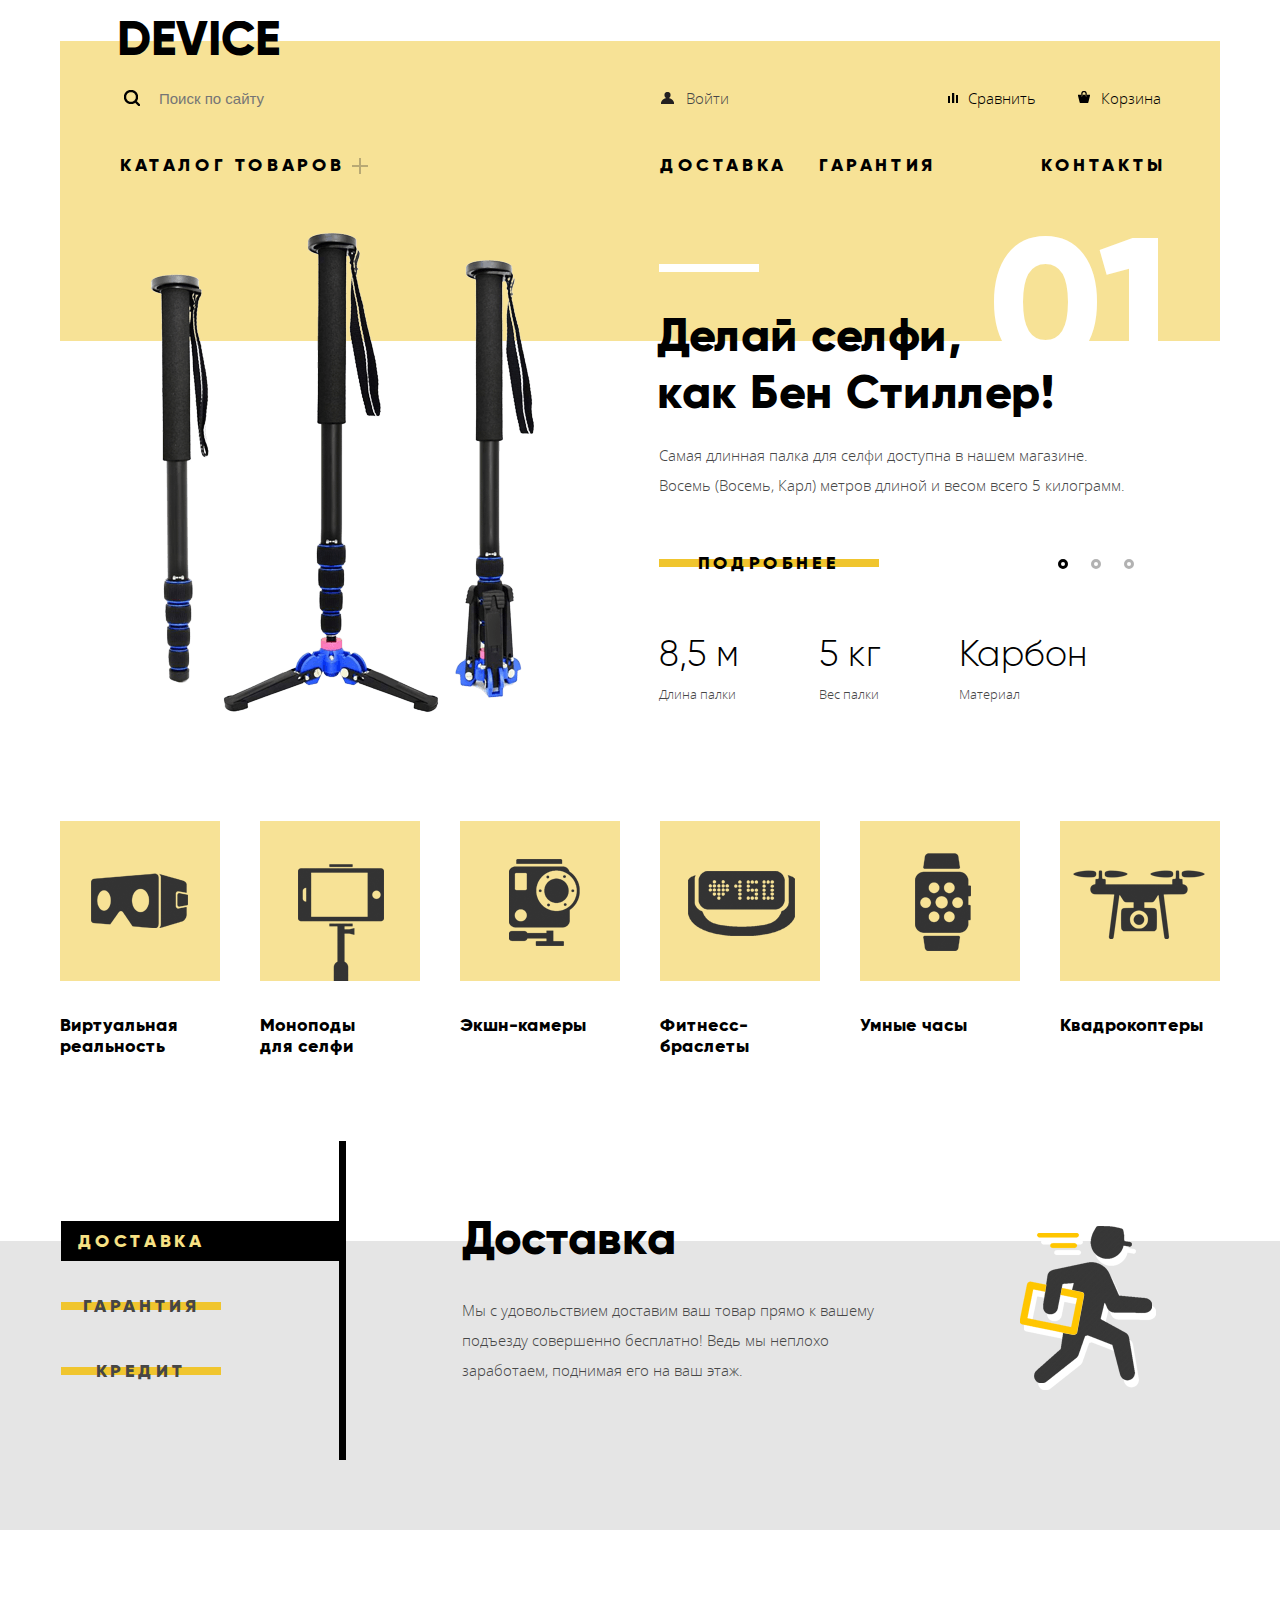
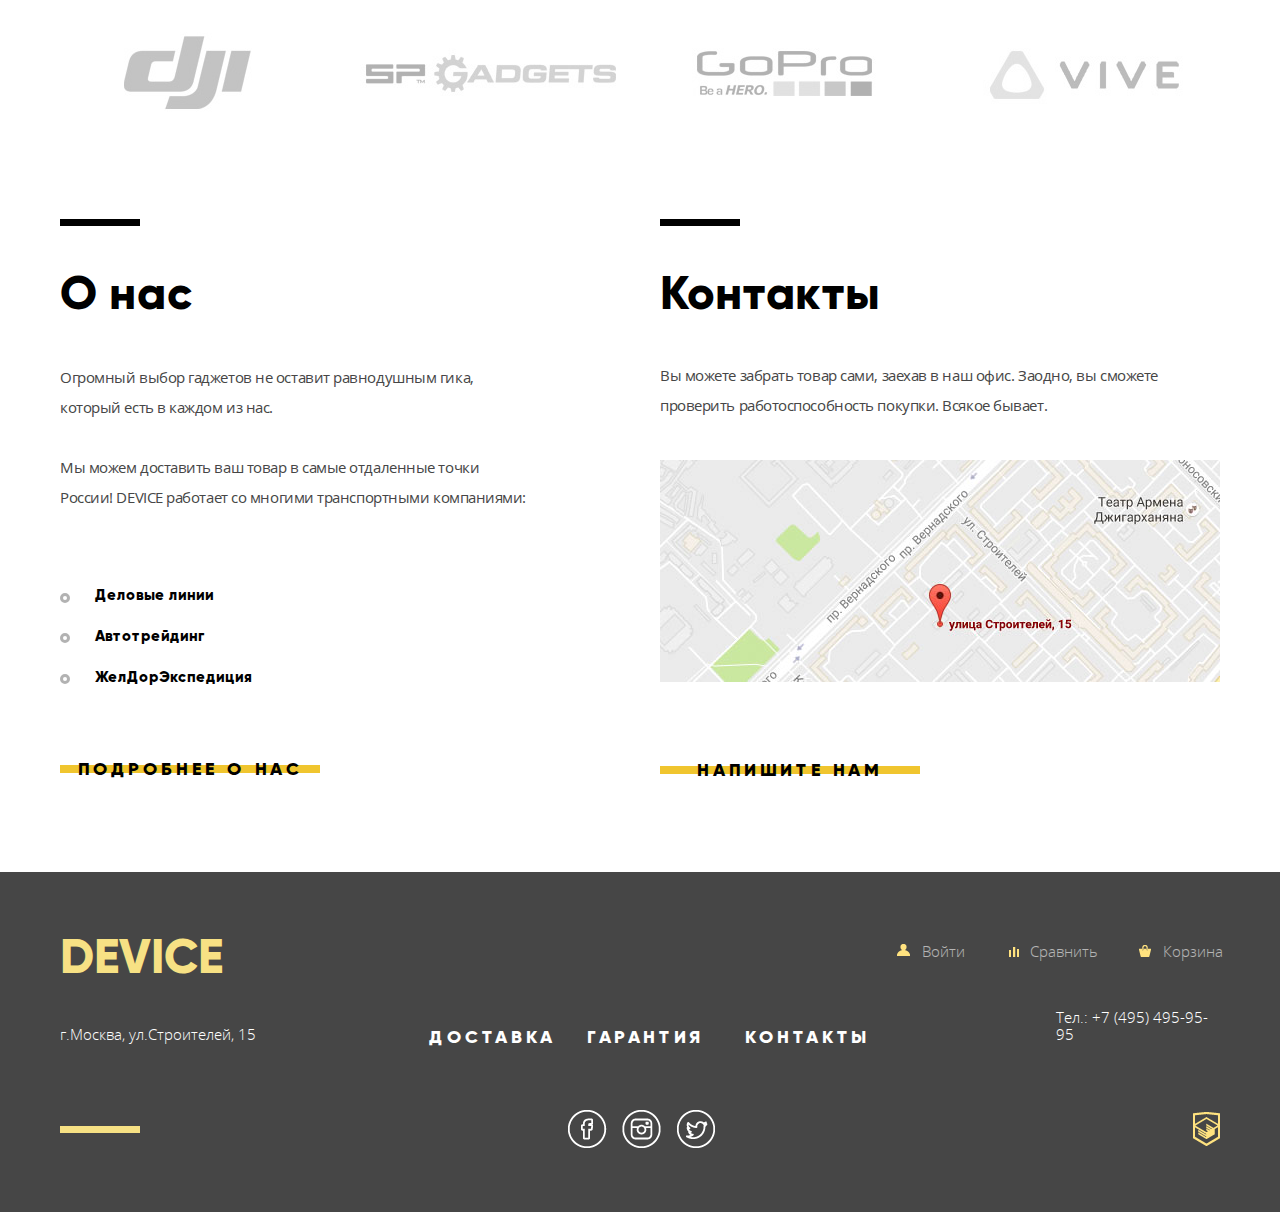
<file: index.html>
<!DOCTYPE html>
<html lang="ru">
  <head>
    <meta charset="utf-8">
    <title>HTML Academy: Девайс-Каталог</title>
    <meta name="SKYPE_TOOLBAR" content ="SKYPE_TOOLBAR_PARSER_COMPATIBLE" />
    <meta content="telephone=no" name="format-detection" />
    <link href="css/normalize.css" rel="stylesheet">
    <link href="css/style.css" rel="stylesheet">
  </head>
  <body>
    <div class="center_wrap">
      <div class="center">
        <header class="header">
          <a class="logo_header">Device</a>
          <div class="header_top" >
            <form action="/echo" method="get" class="search in_bl">
              <input type="text" placeholder="Поиск по сайту" name="search" class="search_area in_bl" id="search">
              <input type="button" value="Найти" class="search_btn in_bl">
            </form>
            <div class="user_block_header in_bl">
              <input type="checkbox" id="log_check">
              <div class="login in_bl">
                <label for="log_check">Войти</label>
              </div>
              <div class="user in_bl">
                <a href="#">Валентин Петухов</a>
                <label class="logoff" for="log_check">Выйти</label>
              </div>
            </div>
            <div class="compare in_bl">
              <a href="#">Сравнить</a>
            </div>
            <div class="cart in_bl">
              <a href="#">Корзина</a>
            </div>
          </div>
          <ul class="header_bottom">
            <li class="in_bl">
              <label for="catalog_drop">Каталог товаров</label>
              <input type="checkbox" class="catalog_drop" id="catalog_drop">
              <div class="drop_down_catalog">
                <ul class="in_bl">
                  <li><a href="#">Виртуальная реальность</a></li>
                  <li><a href="#">Моноподы для селфи</a></li>
                  <li><a href="#">Экшн-камеры</a></li>
                </ul>
                <ul class="in_bl">
                  <li><a href="#">Фитнесс-браслеты</a></li>
                  <li><a href="#">Умные часы</a></li>
                </ul>
                <ul class="in_bl">
                  <li><a href="#">Квадрокоптеры</a></li>
                </ul>
              </div>
             </li>
             <li class="in_bl"><a href="#">Доставка</a></li>
             <li class="in_bl"><a href="#">Гарантия</a></li>
             <li class="in_bl"><a href="#">Контакты</a></li>
          </ul>
        </header>
        <main class="main">
          <div class="slider">
            <input type="radio" name="slider" class="switch_slider_input switch_slider_1" id="switch_slider_1" checked>
            <input type="radio" name="slider" class="switch_slider_input switch_slider_2" id="switch_slider_2">
            <input type="radio" name="slider" class="switch_slider_input switch_slider_3" id="switch_slider_3">
            <div class="switch_slider_label">
              <label for="switch_slider_1">1</label>
              <label for="switch_slider_2">2</label>
              <label for="switch_slider_3">3</label>
            </div>
            <article class="slider_1 clearfix">
              <a href="#" class="slider_img"><img src="img/slider_1.png" alt="8-ми метровая палка для селфи" width="384" height="486"></a>
              <div class="slider_body">
                <span class="slider_number">01</span>
                <h2>Делай селфи, как Бен Стиллер!</h2>
                <p class="slider_info">
                  Самая длинная палка для селфи доступна в нашем магазине.
                  Восемь (Восемь, Карл) метров длиной и весом всего 5 килограмм.
                </p>
                <a href="#" class="yellow yellow_slider">Подробнее</a>
                <div class="characters">
                  <div class="in_bl">
                    <p class="characters_info">8,5 м</p>
                    <p class="characters_type">Длина палки</p>
                  </div>
                  <div class="in_bl">
                    <p class="characters_info">5 кг</p>
                    <p class="characters_type">Вес палки</p>
                  </div>
                  <div class="in_bl">
                    <p class="characters_info">Карбон</p>
                    <p class="characters_type">Материал</p>
                  </div>
                </div>
              </div>
            </article>
            <article class="slider_2 clearfix">
              <a href="#" class="slider_img"><img src="img/slider_2.png" alt="Мотивирующий фитнесс-браслет" width="345" height="485"></a>
              <div class="slider_body">
                <span class="slider_number">02</span>
                <h2>Худеем правильно!</h2>
                <p class="slider_info">
                  Мотивирующие фитнесс-браслеты помогут найти в себе силы
                  не пропускать занятия и соблюдать диету
                </p>
                <a href="#" class="yellow yellow_slider">Подробнее</a>
                <div class="characters">
                  <div>
                    <p class="characters_info">48 часов</p>
                    <p class="characters_type">Без подзарядки</p>
                  </div>
                </div>
              </div>
            </article>
            <article class="slider_3 clearfix">
              <a href="#" class="slider_img"><img src="img/slider_3.png" alt="Квадрокоптер с лазерной пушкой" width="526" height="334"></a>
              <div class="slider_body">
                <span class="slider_number">03</span>
                <h2>Порхает как бабочка, жалит как пчела</h2>
                <p class="slider_info">
                  Этот обычный, на первый взгляд, квадрокоптер оснащен
                  мощным лазером, замаскированным под стандартную камеру.
                </p>
                <a href="#" class="yellow yellow_slider">Подробнее</a>
                <div class="characters">
                  <div class="in_bl">
                    <p class="characters_info">800 м</p>
                    <p class="characters_type">Дальность полета</p>
                  </div>
                  <div class="in_bl">
                    <p class="characters_info">50 м</p>
                    <p class="characters_type">Радиус поражения</p>
                  </div>
                </div>
              </div>
            </article>
          </div>
          <ul class="categories">
            <li class="in_bl">
              <a href="catalog.html" class="popular_sprite in_bl">
                <p>Виртуальная реальность</p>
              </a>
            </li>
            <li class="in_bl">
              <a href="catalog.html" class="popular_sprite in_bl">
                <p>Моноподы для селфи</p>
              </a>
            </li>
            <li class="in_bl">
              <a href="catalog.html" class="popular_sprite in_bl">
                <p>Экшн-камеры</p>
              </a>
            </li>
            <li class="in_bl">
              <a href="catalog.html" class="popular_sprite in_bl">
                <p>Фитнесс-браслеты</p>
              </a>
            </li>
            <li class="in_bl">
              <a href="catalog.html" class="popular_sprite in_bl">
                <p>Умные часы</p>
              </a>
            </li>
            <li class="in_bl">
              <a href="catalog.html" class="popular_sprite in_bl">
                <p>Квадрокоптеры</p>
              </a>
            </li>
          </ul>
          <div class="service clearfix">
            <input type="radio" name="service" class="service_switch_delivery" id="delivery" checked>
            <input type="radio" name="service" class="service_switch_warranty" id="warranty">
            <input type="radio" name="service" class="service_switch_credit" id="credit">
            <div class="service_name">
              <label for="delivery" class="yellow yellow_service">Доставка</label>
              <label for="warranty" class="yellow yellow_service">Гарантия</label>
              <label for="credit" class="yellow yellow_service">Кредит</label>
            </div>
            <div class="service_info">
              <div class="delivery">
                <h2>Доставка</h2>
                <p>
                  Мы с удовольствием доставим ваш товар прямо к вашему
                  подъезду совершенно бесплатно! Ведь мы неплохо
                  заработаем, поднимая его на ваш этаж.
                </p>
              </div>
              <div class="warranty">
                <h2>Гарантия</h2>
                <p>
                  Если из-за возгарания купленного у нас товара у вас сгорит
                  дом - не переживайте, мы выдадим вам новый.
                  Товер, не дом, конечно же.
                </p>
              </div>
              <div class="credit">
               <h2>Кредит</h2>
               <p>
                 Залезть в долговую яму стало проще! Кредитные
                 консультанты подберут для вас наиболее выгодные
                 условия кредита. Выгодные для нашего банка, разумеется.
               </p>
             </div>
           </div>
         </div>
         <ul class="promo_logo">
           <li class="in_bl"><a href="http://www.dji.com/">dji</a></li>
           <li class="in_bl"><a href="http://www.sp-gadgets.com/">sp-gadgets</a></li>
           <li class="in_bl"><a href="https://gopro.com/">gopro</a></li>
           <li class="in_bl"><a href="https://www.vive.com/ru/">vive</a></li>
         </ul>
         <div class="main_bottom  clearfix">
           <section class="about_us">
             <h2>О нас</h2>
             <p>
               Огромный выбор гаджетов не оставит равнодушным гика,
               который есть в каждом из нас.
             </p>
             <p>
               Мы можем доставить ваш товар в самые отдаленные точки
               России! <span class="caps">Device</span> работает со многими транспортными компаниями:
             </p>
             <ul class="delivery_company">
               <li>Деловые линии</li>
               <li>Автотрейдинг</li>
               <li>ЖелДорЭкспедиция</li>
             </ul>
             <a href="#" class="yellow">Подробнее о нас</a>
           </section>
           <section class="contacts">
             <h2>Контакты</h2>
             <p>Вы можете забрать товар сами, заехав в наш офис. Заодно, вы сможете
                проверить работоспособность покупки. Всякое бывает.
             </p>
             <div class="contacts_map"><a href="https://yandex.ru/maps" class="js_show_map"><img src="img/map.jpg" alt="улица Строителей, 15" width="560" height="222"></a></div>
             <a href="write_us.html" class="yellow js_show_writeus">Напишите нам</a>
           </section>
         </div>
         <div class="map_popup">
           <button type="button" class="js_map_close cross">Закрыть</button>
           <iframe src="https://www.google.com/maps/embed?pb=!1m18!1m12!1m3!1d2249.1123749473504!2d37.52742931582058!3d55.6870340045301!2m3!1f0!2f0!3f0!3m2!1i1024!2i768!4f13.1!3m3!1m2!1s0x46b54cf65f5c8955%3A0x694710ccd55501e!2z0YPQuy4g0KHRgtGA0L7QuNGC0LXQu9C10LksIDE1LCDQnNC-0YHQutCy0LAsIDExOTMxMQ!5e0!3m2!1sru!2sru!4v1487346126459"
           class="iframe_index" allowfullscreen></iframe>
         </div>
         <div class="writeus_popup">
           <a href="index.html" class="js_writeus_close cross">Закрыть</a>
           <form action="/echo" method="post" class="writeus">
             <div class="popup_head clearfix">
               <fieldset class="popup_name">
                 <label for="name">Ваше имя:</label>
                 <input type="text" placeholder="Представьтесь пожалуйста" name="name" id="name" class="name">
               </fieldset>
               <fieldset class="popup_email">
                 <label for="e_mail">Ваш e-mail:</label>
                 <input type="text" placeholder="Для отправки ответа" name="e-mail" id="e_mail" class="e_mail">
               </fieldset>
             </div>
             <div class="popup_message">
               <label for="message">Текст письма:</label>
               <textarea placeholder="В свободной форме" name="message" id="message"></textarea>
             </div>
             <button type="submit" class="yellow yellow_popup">Отправить</button>
           </form>
         </div>
       </main>
       <footer class="footer">
         <div class="footer_top clearfix">
           <a class="logo_footer">Device</a>
           <div class="footer_top_right">
             <div class="user_block_footer index in_bl">
               <div class="login">
                 <a href="#">Войти</a>
               </div>
               <div class="user in_bl">
                 <a href="#" class="logoff_footer">Выйти</a>
               </div>
             </div>
             <div class="footer_compare in_bl">
               <a href="#">Сравнить</a>
             </div>
             <div class="footer_cart in_bl">
               <a href="#">Корзина</a>
             </div>
           </div>
         </div>
         <div class="footer_middle">
           <p class="adress in_bl">г.Москва, ул.Строителей, 15</p>
           <ul class="nav_footer in_bl">
             <li class="in_bl"><a href="#">Доставка</a></li>
             <li class="in_bl"><a href="#">Гарантия</a></li>
             <li class="in_bl"><a href="#">Контакты</a></li>
           </ul>
           <p class="tel in_bl">Тел.: +7 (495) 495-95-95</p>
         </div>
         <div class="footer_bottom">
           <ul class="social in_bl">
             <li class="in_bl"><a href="#">ФейсБук</a></li>
             <li class="in_bl"><a href="#">Инста</a></li>
             <li class="in_bl"><a href="#">Твиттер</a></li>
           </ul>
           <a href="https://htmlacademy.ru/" class="in_bl">htmlacademy</a>
         </div>
       </footer>
     </div>
   </div>
   <script src="js/scripts.js"></script>
  </body>
</html>
</file>
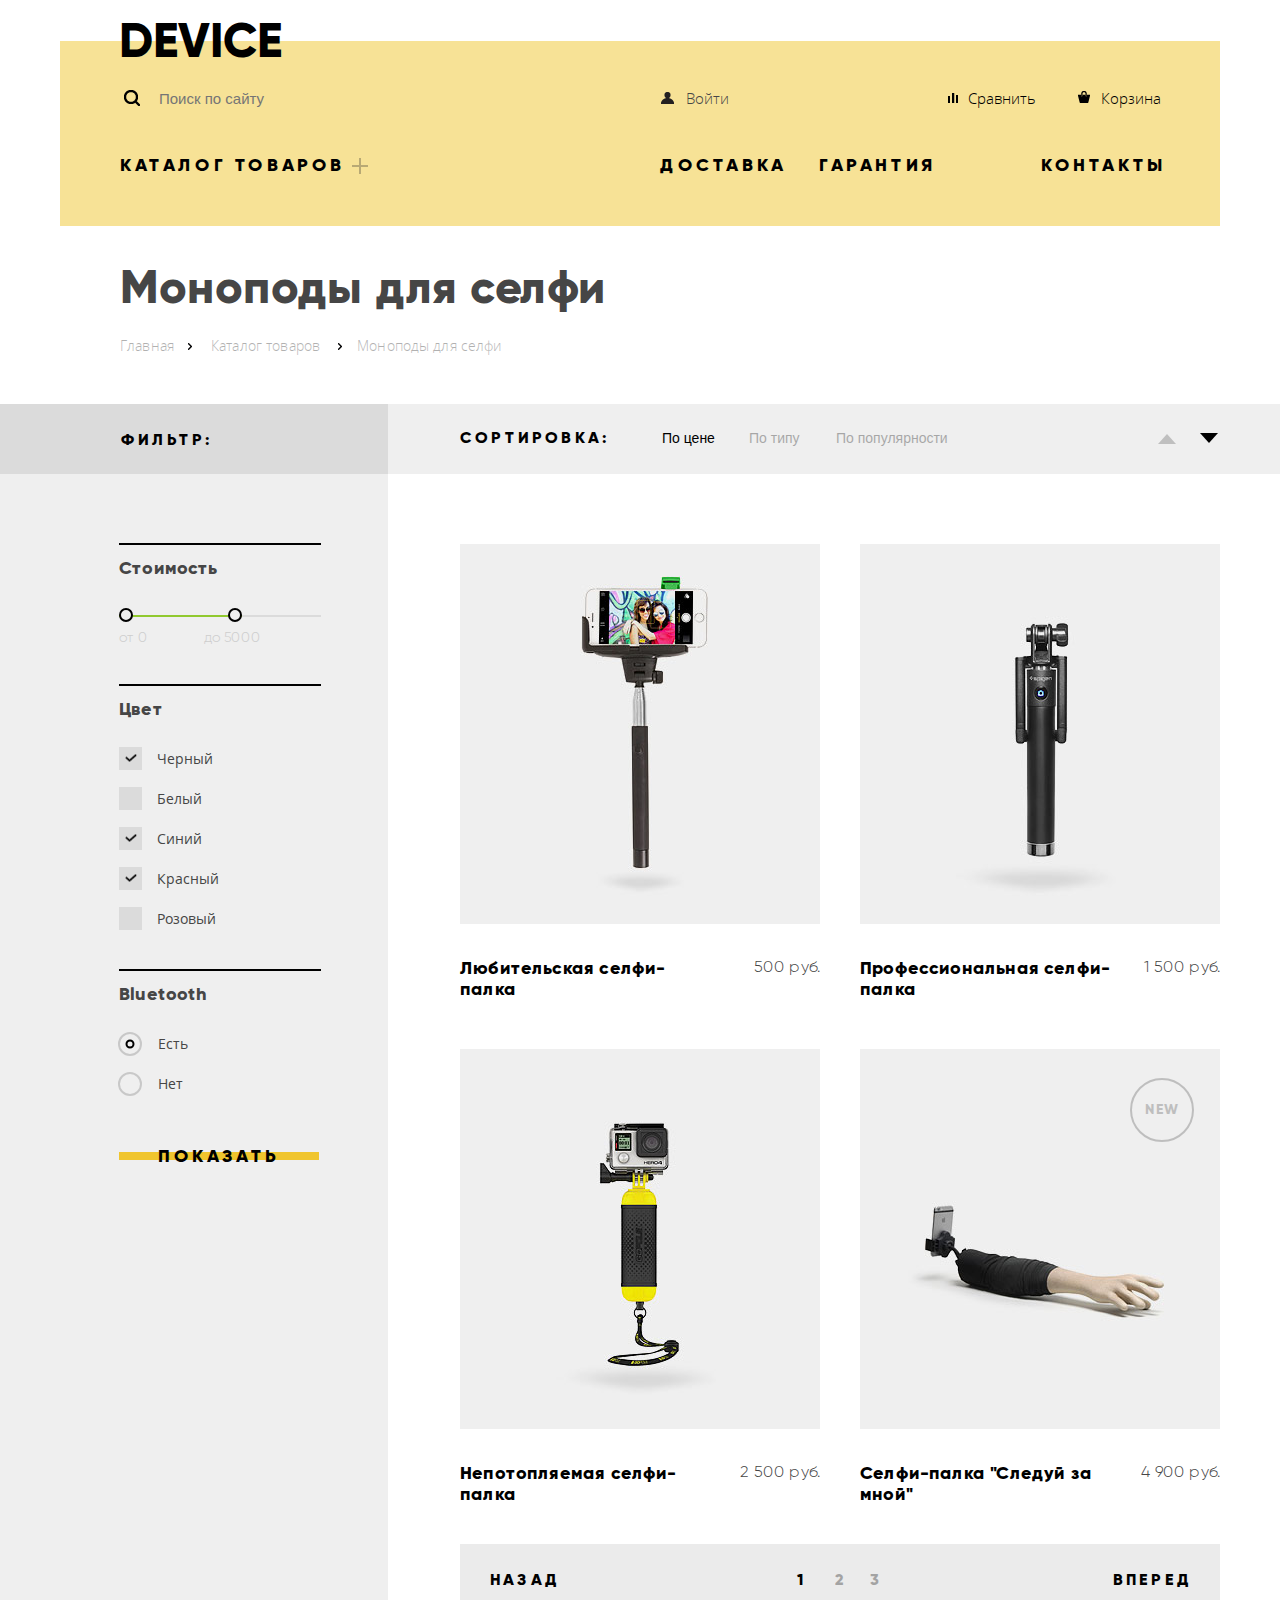
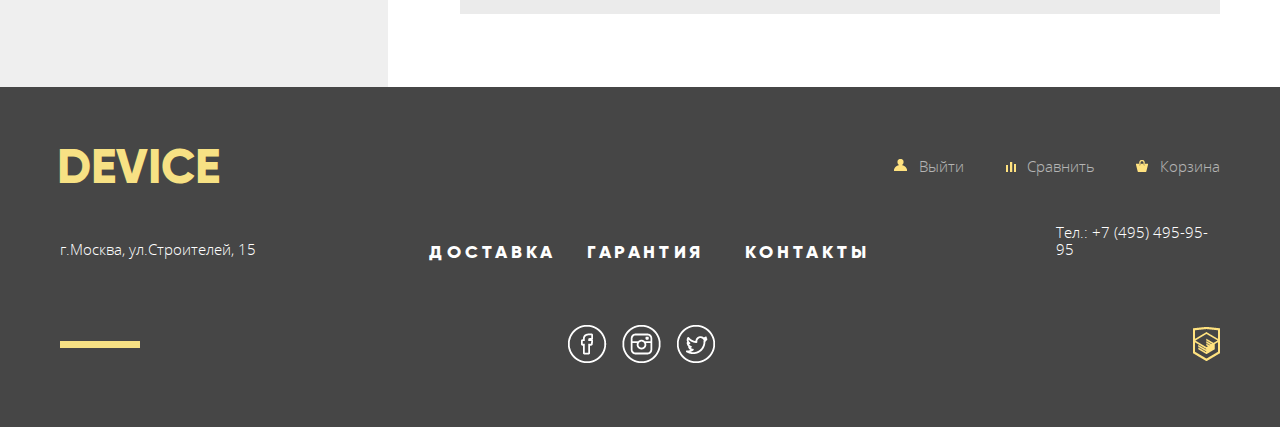
<file: catalog.html>
<!DOCTYPE html>
<html lang="ru">
  <head>
    <meta charset="utf-8">
    <title>HTML Academy: Девайс-Каталог</title>
    <meta name="SKYPE_TOOLBAR" content ="SKYPE_TOOLBAR_PARSER_COMPATIBLE" />
    <meta content="telephone=no" name="format-detection" />
    <link href="css/normalize.css" rel="stylesheet">
    <link href="css/style.css" rel="stylesheet">
  </head>
  <body>
    <div class="center_wrap">
      <div class="center">
        <header class="header catalog_header">
          <a href="index.html" class="logo_header">Device</a>
          <div class="header_top" >
            <form action="/echo" method="get" class="search in_bl">
              <input type="text" placeholder="Поиск по сайту" name="search" class="search_area in_bl">
              <input type="button" value="Найти" class="search_btn in_bl">
            </form>
            <div class="user_block_header in_bl">
              <input type="checkbox" id="log_check">
              <div class="login in_bl">
                <label for="log_check">Войти</label>
              </div>
              <div class="user in_bl">
                <a href="#">Валентин Петухов</a>
                <label for="log_check" class="logoff">Выйти</label>
              </div>
            </div>
            <div class="compare in_bl">
              <a href="#">Сравнить</a>
            </div>
            <div class="cart in_bl">
              <a href="#">Корзина</a>
            </div>
          </div>
          <ul class="header_bottom">
            <li class="in_bl">
              <label for="catalog_drop">Каталог товаров</label>
              <input type="checkbox" class="catalog_drop" id="catalog_drop">
              <div class="drop_down_catalog">
                <ul class="in_bl">
                  <li><a href="#">Виртуальная реальность</a></li>
                  <li><a href="#">Моноподы для селфи</a></li>
                  <li><a href="#">Экшн-камеры</a></li>
                </ul>
                <ul class="in_bl">
                  <li><a href="#">Фитнесс-браслеты</a></li>
                  <li><a href="#">Умные часы</a></li>
                </ul>
                <ul class="in_bl">
                  <li><a href="#">Квадрокоптеры</a></li>
                </ul>
              </div>
             </li>
             <li class="in_bl"><a href="#">Доставка</a></li>
             <li class="in_bl"><a href="#">Гарантия</a></li>
             <li class="in_bl"><a href="#">Контакты</a></li>
          </ul>
        </header>
        <main class="main clearfix">
          <h1>Моноподы для селфи</h1>
          <ul class="breadcrumbs">
            <li class="in_bl"><a href="index.html">Главная</a></li>
            <li class="in_bl"><a href="#">Каталог товаров</a></li>
            <li class="in_bl"><a>Моноподы для селфи</a></li>
          </ul>
          <div class="main_content_left">
            <form action="/echo" method="get" class="filter">
              <h2>Фильтр:</h2>
              <fieldset class="filter_cost">
                <h3>Стоимость</h3>
                <div class="range_filter">
                 <div class="range_controls">
                   <div class="scale">
                     <div class="bar">
                       <div class="toggle toggle_min"></div>
                       <div class="toggle toggle_max"></div>
                     </div>
                   </div>
                 </div>
                 <div class="price_controls">
                   <label class="min_price">от <input name="min_price" type="text" value="0"></label>
                   <label class="max_price">до <input name="max_price" type="text" value="5000"></label>
                </div>
               </div>
              </fieldset>
              <fieldset class="filter_color">
                <h3>Цвет</h3>
                <label for="black"><input type="checkbox" name="color" value="black" id="black" checked><span class="checkbox_indicator"></span>Черный</label>
                <label for="white"><input type="checkbox" name="color" value="white" id="white"><span class="checkbox_indicator"></span>Белый</label>
                <label for="blue"><input type="checkbox" name="color" value="blue" id="blue" checked><span class="checkbox_indicator"></span>Синий</label>
                <label for="red"><input type="checkbox" name="color" value="red" id="red" checked><span class="checkbox_indicator"></span>Красный</label>
                <label for="pink"><input type="checkbox" name="color" value="pink" id="pink"><span class="checkbox_indicator"></span>Розовый</label>
              </fieldset>
              <fieldset class="filter_bluetooth">
                <h3>Bluetooth</h3>
                <label for="yes"><input type="radio" name="bluetooth" value="yes" id="yes" checked><span class="radio_indicator"></span>Есть</label>
                <label for="no"><input type="radio" name="bluetooth" value="no" id="no"><span class="radio_indicator"></span>Нет</label>
              </fieldset>
              <button type="submit" class="yellow yellow_filter">Показать</button>
            </form>
            <div class="main_content_right">
              <div class="sort">
                <h2 class="in_bl">Сортировка:</h2>
                <div class="type in_bl">
                  <a href="#" class="in_bl active">По цене</a>
                  <a href="#" class="in_bl">По типу</a>
                  <a href="#" class="in_bl">По популярности</a>
                </div>
                <div class="order">
                  <a href="#" class="increase">inc</a>
                  <a href="#" class="decrease active">dec</a>
                </div>
              </div>
              <div class="price_list">
                <article class="item in_bl">
                  <div class="item_image">
                    <a href="#"><img src="img/item_1.jpg" alt="Любительская селфи-палка" height="380" width="360"></a>
                    <div class="item_image_hover">
                      <button class="yellow yellow_item">В корзину</button>
                      <button class="add_compare">Добавить к стравнению</button>
                    </div>
                  </div>
                  <div class="item_buy">
                    <h2 class="in_bl"><a href="#">Любительская селфи-палка</a></h2>
                    <a href="#" class="cost in_bl"> 500 руб.</a>
                  </div>
                </article>
                <article class="item in_bl">
                  <div class="item_image">
                    <a href="#"><img src="img/item_2.jpg" alt="Профессиональная селфи-палка" height="380" width="360"></a>
                    <div class="item_image_hover">
                      <button class="yellow yellow_item">В корзину</button>
                      <button class="add_compare">Добавить к стравнению</button>
                    </div>
                  </div>
                  <div class="item_buy in_bl">
                    <h2 class="in_bl"><a href="#">Профессиональная <span class="nowrap">селфи</span>-<span class="nowrap">палка</span></a></h2>
                    <a href="#" class="cost in_bl">1 500 руб.</a>
                  </div>
                </article>
                <article class="item in_bl">
                  <div class="item_image">
                    <a href="#"><img src="img/item_3.jpg" alt="Непотопляемая селфи-палка" height="380" width="360"></a>
                    <div class="item_image_hover">
                      <button class="yellow yellow_item">В корзину</button>
                      <button class="add_compare">Добавить к стравнению</button>
                    </div>
                  </div>
                  <div class="item_buy">
                    <h2 class="in_bl"><a href="#">Непотопляемая селфи-палка</a></h2>
                    <a href="#" class="cost in_bl">2 500 руб.</a>
                  </div>
                </article>
                <article class="item in_bl">
                  <div class="item_image">
                    <a href="#"><img src="img/item_4.jpg" alt="Селфи-палка следуй за мной" height="380" width="360"></a>
                    <div class="item_image_hover">
                      <button class="yellow yellow_item">В корзину</button>
                      <button class="add_compare">Добавить к стравнению</button>
                    </div>
                    <div class="new">
                      <span>New</span>
                    </div>
                  </div>
                  <div class="item_buy">
                    <h2 class="in_bl"><a href="#">Селфи-палка "Следуй за мной"</a></h2>
                    <a href="#" class="cost in_bl">4 900 руб.</a>
                  </div>
                </article>
              </div>
              <div class="paginator">
                <a class="paginator_btn back in_bl">Назад</a>
                <div class="paginator_number in_bl">
                  <a class="active in_bl">1</a>
                  <a href="#" class="in_bl">2</a>
                  <a href="#" class="in_bl">3</a>
                </div>
                <a href="#" class="paginator_btn forward in_bl">Вперед</a>
              </div>
            </div>
          </div>
        </main>
        <footer class="footer footer_catalog">
          <div class="footer_top clearfix">
            <a href="index.html" class="logo_footer">Device</a>
            <div class="footer_top_right">
              <div class="user_block_footer catalog in_bl">
                <div class="login">
                  <a href="#">Войти</a>
                </div>
                <div class="user in_bl">
                  <a class="logoff_footer">Выйти</a>
                </div>
              </div>
              <div class="footer_compare in_bl">
                <a href="#">Сравнить</a>
              </div>
              <div class="footer_cart in_bl">
                <a href="#">Корзина</a>
              </div>
            </div>
          </div>
          <div class="footer_middle">
            <p class="adress in_bl">г.Москва, ул.Строителей, 15</p>
            <ul class="nav_footer in_bl">
              <li class="in_bl"><a href="#">Доставка</a></li>
              <li class="in_bl"><a href="#">Гарантия</a></li>
              <li class="in_bl"><a href="#">Контакты</a></li>
            </ul>
            <p class="tel in_bl">Тел.: +7 (495) 495-95-95</p>
          </div>
          <div class="footer_bottom">
            <ul class="social in_bl">
              <li class="in_bl"><a href="#">ФейсБук</a></li>
              <li class="in_bl"><a href="#">Инста</a></li>
              <li class="in_bl"><a href="#">Твиттер</a></li>
            </ul>
            <a href="https://htmlacademy.ru/" class="in_bl">htmlacademy</a>
          </div>
        </footer>
      </div>
    </div>
  </body>
</html>
</file>
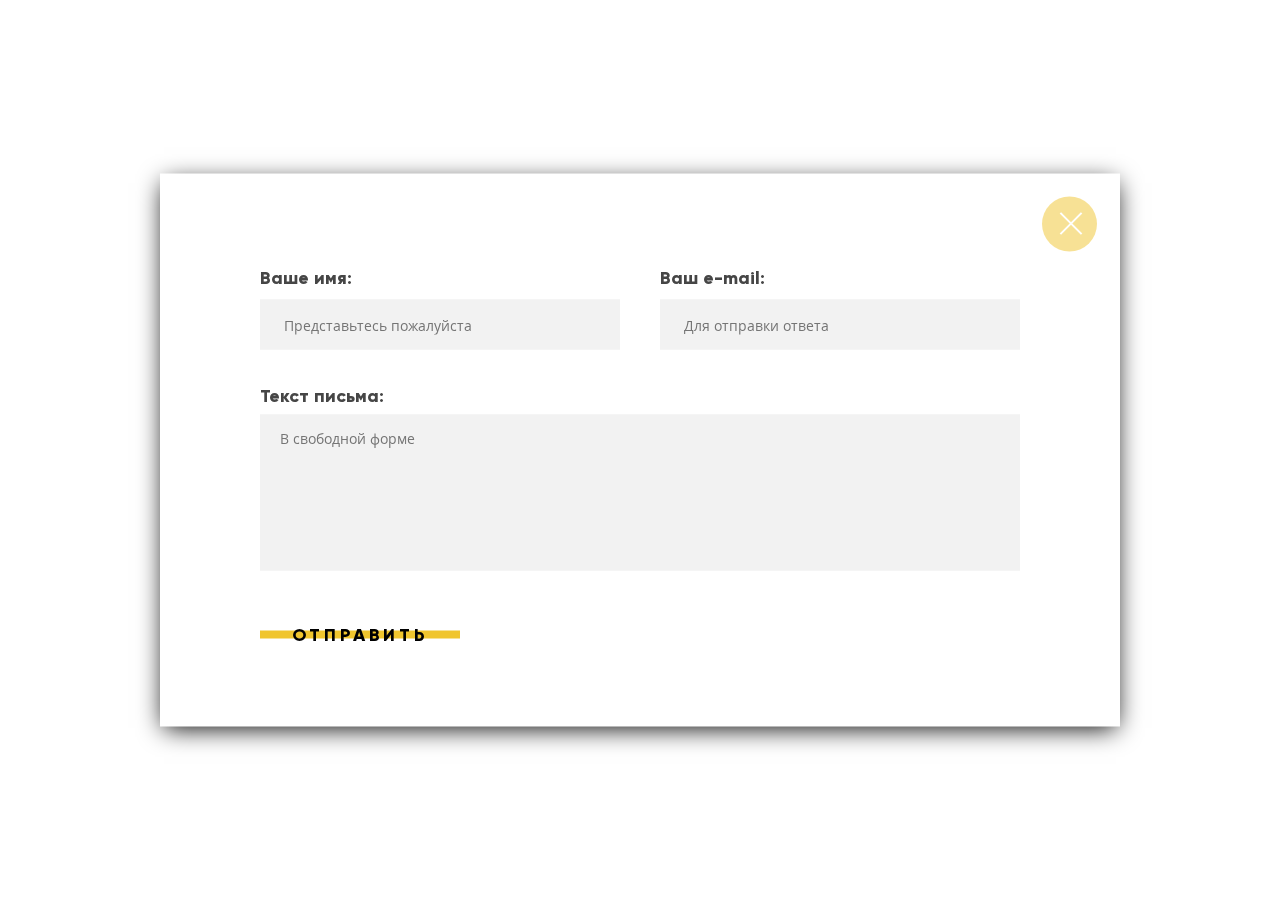
<file: write_us.html>
<!DOCTYPE html>
<html lang="ru">
  <head>
    <meta charset="utf-8">
    <title>HTML Academy: Девайс-Каталог</title>
    <link href="css/normalize.css" rel="stylesheet">
    <link href="css/style.css" rel="stylesheet">
  </head>
  <body class="center">
    <div class="writeus_popup writeus_popup_page">
      <a href="index.html" class="cross cross_writeus">Закрыть</a>
      <form action="/echo" method="post" class="writeus">
        <div class="popup_head clearfix">
          <fieldset class="popup_name">
            <label for="name">Ваше имя:</label>
            <input type="text" placeholder="Представьтесь пожалуйста" name="name" id="name">
          </fieldset>
          <fieldset class="popup_email">
            <label for="e-mail">Ваш e-mail:</label>
            <input type="text" placeholder="Для отправки ответа" name="e-mail" id="e-mail">
          </fieldset>
        </div>
        <div class="popup_message">
          <label for="message">Текст письма:</label>
          <textarea placeholder="В свободной форме" name="message" id="message"></textarea>
        </div>
        <button type="submit" class="yellow yellow_popup">Отправить</button>
      </form>
    </div>
  </body>
</html>
</file>
<file: css/style.css>
.logo_header,.main h2{font-family:gilroy,arial,sans-serif}.cart::after,.compare::after,.popular_sprite::after,.search::after,.slider_body::after,.user_block_header::after{content:""}@font-face{font-family:gilroy;src:url(../fonts/gilroylight.eot) format("embedded-opentype"),url(../fonts/gilroylight.woff2) format("woff2"),url(../fonts/gilroylight.woff) format("woff"),url(../fonts/gilroylight.ttf) format("ttf");font-weight:400;font-style:normal}@font-face{font-family:gilroy;src:url(../fonts/gilroyextrabold.eot) format("embedded-opentype"),url(../fonts/gilroyextrabold.woff2) format("woff2"),url(../fonts/gilroyextrabold.woff) format("woff"),url(../fonts/gilroyextrabold.ttf) format("ttf");font-weight:900;font-style:normal}@font-face{font-family:opensans;src:url(../fonts/opensans.woff2) format("woff2"),url(../fonts/opensans.woff) format("woff");font-weight:400;font-style:normal}@font-face{font-family:opensans;src:url(../fonts/opensanslight.woff2) format("woff2"),url(../fonts/opensanslight.woff) format("woff");font-weight:300;font-style:normal}@keyframes burst{0%{transform:translate(-200%,-50%)}55%{transform:translate(-43%,-50%)}85%{transform:translate(-52%,-50%)}100%{transform:translate(-50%,-50%)}}@keyframes burst_back{0%{transform:translate(-50%,-50%)}50%{transform:translate(-40%,-50%)}75%{transform:translate(60%,-50%)}100%{transform:translate(-200%,-50%)}}body{min-width:1200px;margin-top:21px;font-size:15px;color:#464646}.center_wrap{overflow:hidden}.center{width:100%;max-width:1160px;margin:0 auto}.footer,.header{width:1160px;position:relative}.header{min-height:300px;background-color:#f7e296;background-clip:content-box;padding-top:20px}.main{margin-top:-112px;margin-bottom:73px;position:relative}.footer{background-color:#464646;color:#fff;margin-left:-9999px;margin-right:-9999px;padding:57px 99999px 64px 9999px}.footer a,.header a{background:0 0;border:0;cursor:pointer;text-decoration:none}.header ul{padding-left:0}.header a{color:#000;border-radius:none}.footer a{border-radius:none}.main h2{font-size:47px;color:#000}.in_bl{display:inline-block}.logo_header{width:163px;margin:-30px 0 23px 59px;font-size:48px;font-weight:900;text-transform:uppercase;display:block;position:relative;left:-2px}.header_bottom,.header_top{width:1040px;margin-left:auto;margin-right:auto;font-size:0}.logo_header[href]:hover{color:#464646}.logo_header[href]:active{color:#666}.logo_header:not([href]){cursor:default}.categories a,.footer .logo_footer,.main_bottom a,.slider a,.user_block_header label{cursor:pointer}.header_top{min-height:17px;margin-bottom:16.5px;font-family:opensans,Arial,sans-serif;font-weight:300}.header_bottom{min-height:16px;font-family:gilroy,Arial,sans-serif;font-weight:900}.cart,.compare,.search,.search_btn{font-size:15px}.search{width:440px;padding-bottom:14px;margin-right:100px;position:relative}.search::after{display:block;position:absolute;width:16px;height:16px;left:4px;top:1px;background:url(../img/sprite.png) -219px -5px no-repeat}.search_area{width:319px;border:0;padding-left:39px;padding-bottom:15px;background:0 0;position:relative;border-bottom:2px solid #f7e296}.search_area:focus{outline:0;border-bottom:2px solid #000}.search_btn{height:48px;width:85px;border:2px solid #000;background:0 0;outline:0;vertical-align:middle;text-align:center;position:absolute;right:-2px;top:-13px;display:block;opacity:0}.search_area:focus+.search_btn{opacity:1}.search_btn:hover{color:#fff;background-color:#000}.search_btn:active{color:#747474}.user_block_header{width:234px;margin-right:20px;font-size:15px;padding-left:26px;position:relative}.user_block_header::after{display:block;position:absolute;width:13px;height:12px;left:1px;top:2px;background:url(../img/sprite.png) -267px -5px no-repeat}.user,.user_block_header input[type=checkbox],.user_block_header input[type=checkbox]:checked~.login{display:none}.logoff{padding-left:20px;opacity:.3}.cart::after,.user_block_header input[type=checkbox]:checked~.user{display:block}.compare{width:92px;padding-left:28px;position:relative}.compare::after{display:block;position:absolute;width:10px;height:10px;left:8px;top:3px;background:url(../img/sprite.png) -145px -5px no-repeat}.cart{width:59px;padding-left:41px;text-align:right;position:relative}.cart::after{position:absolute;width:12px;height:12px;left:18px;top:1px;background:url(../img/sprite.png) -79px -5px no-repeat}.header_bottom>li>*{font-size:18px;text-transform:uppercase;letter-spacing:.2em}.header_bottom>li:nth-child(1){width:440px;margin-right:100px}.header_bottom>li:nth-child(2){width:130px;margin-right:29px}.header_bottom>li:nth-child(3){width:201px;margin-right:21px}.header_bottom>li:nth-child(4){width:119px}.header_top>div:hover{opacity:.6}.header_top>div:active{opacity:.3}.header_bottom>:hover{opacity:.6}.header_bottom>:active{opacity:.3}.header_bottom>li:nth-child(1):active,.header_bottom>li:nth-child(1):hover{opacity:1}.header_bottom label:hover{opacity:.6}.header_bottom label:active{opacity:.3}.header_bottom label{display:inline-block;width:246px;cursor:pointer;position:relative;z-index:70;color:#000}.header_bottom label::after,.header_bottom label::before{content:"";display:block;width:2px;height:16px;background-color:#b8a974;position:absolute;bottom:2px;right:5px}.header_bottom label::before{transform:rotate(90deg)}.drop_down_catalog{display:none;width:1099px;min-height:125px;padding-top:40px;padding-left:61px;position:absolute;top:154px;left:0;background-color:#f7e296;z-index:90}.drop_down_catalog ul{display:inline-block;padding:0;margin:0;list-style-type:none;vertical-align:top}.drop_down_catalog ul:nth-child(1){width:201px;margin-right:40px}.drop_down_catalog ul:nth-child(2){width:180px;margin-right:20px}.drop_down_catalog a{font-size:15px;display:inline-block;font-family:opensans,arial,sans-serif;font-weight:300;line-height:36px;letter-spacing:.01em;text-transform:none}.caps,.filter h2,.footer .logo_footer,.nav_footer,.new span,.sort h2{text-transform:uppercase}.drop_down_catalog a:hover{opacity:.6}.drop_down_catalog a:active{opacity:.3}.catalog_drop{display:none}.catalog_drop:checked+.drop_down_catalog{display:block}.slider{min-height:497px;width:1075px;position:relative;margin:0 auto 95px}.slider a{text-decoration:none;background:0 0;color:#000;border:0;border-radius:none}.slider_1,.slider_2,.slider_3,.switch_slider_input{display:none}.switch_slider_1:checked~.slider_1,.switch_slider_2:checked~.slider_2,.switch_slider_3:checked~.slider_3{display:block}.switch_slider_label{width:82px;height:10px;position:absolute;font-size:0;right:37.35px;top:330px;z-index:70}.switch_slider_label>*{display:inline-block;width:4px;height:4px;border:3.2px solid #000;border-radius:50%;margin-right:23px;opacity:.3}.switch_slider_label>:last-child{margin-right:0}.switch_slider_label>:hover{opacity:.4}.switch_slider_1:checked~.switch_slider_label label:nth-child(1),.switch_slider_2:checked~.switch_slider_label label:nth-child(2),.switch_slider_3:checked~.switch_slider_label label:nth-child(3),.switch_slider_label>:active{opacity:1}.slider_img{width:529px;display:block;float:left;margin-right:27px}.slider_1>.slider_img{position:relative;left:47px}.slider_2>.slider_img{position:relative;left:75px;top:8px}.slider_3>.slider_img{position:relative;left:-11px;top:65px}.slider_body{width:509px;float:left;position:relative;padding-top:78px}.slider_body::after{display:block;width:100px;height:8px;position:absolute;top:35px;left:0;background-color:#fff}.slider h2{width:398px;margin:0 0 19.5px;z-index:10;line-height:56.5px;position:relative;left:-2px;letter-spacing:.01em}.slider_3 h2{width:509px}.slider_number{width:205px;min-height:170px;position:absolute;padding:0;top:-29px;right:-3px;display:block;font-size:180px;text-align:right;font-family:gilroy,Arial,sans-serif;font-weight:900;color:#fff;z-index:0}.slider_info{width:480px;margin:0 0 43px;line-height:30px;font-family:opensans,arial,sans-serif;font-weight:300}.characters{margin-top:51px;font-size:0}.characters>div{width:160px}.characters>div:nth-child(2){width:120px;margin-right:20px}.characters_info{font-size:36px;color:#000;margin:0 0 12px;font-family:gilroy,arial,sans-serif;font-weight:400}.characters_type{margin:0;font-size:13px;color:#454545;font-family:opensans,arial,sans-serif;font-weight:300}.characters_type:last-child{margin-right:0}.categories{min-height:235px;width:1160px;padding:0;margin:0 0 85px;font-size:0}.categories a{text-decoration:none;background:0 0;color:#000;border:0;border-radius:none}.categories li{width:160px;margin-left:0;margin-right:40px;display:inline-block;vertical-align:top}.categories li:last-child{margin-right:0}.categories p{font-size:18px;margin:194px 0 0;vertical-align:top}.footer_bottom>a,.social{vertical-align:middle;font-size:0}.popular_sprite{min-height:235px;width:160px;position:relative;font-family:gilroy,Arial,sans-serif;font-weight:900}.categories li:nth-child(2) p{width:100px}.popular_sprite::after{display:block;position:absolute;top:0;width:160px;height:160px;background-color:#f7e296;z-index:-2;overflow-x:hidden}li:nth-child(1) .popular_sprite::before,li:nth-child(2) .popular_sprite::before,li:nth-child(3) .popular_sprite::before,li:nth-child(4) .popular_sprite::before,li:nth-child(5) .popular_sprite::before,li:nth-child(6) .popular_sprite::before{display:block;z-index:1;content:"";position:absolute}.popular_sprite:hover::after{background-color:#f0c52e}li:nth-child(1) .popular_sprite::before{width:97px;height:57px;left:31px;top:52px;background:url(../img/sprite.png) -79px -27px no-repeat}li:nth-child(2) .popular_sprite::before{width:86px;height:117px;left:38px;top:43px;background:url(../img/sprite.png) -245px -27px no-repeat}li:nth-child(3) .popular_sprite::before{width:71px;height:87px;left:49px;top:38px;background:url(../img/sprite.png) -5px -154px no-repeat}li:nth-child(4) .popular_sprite::before{width:107px;height:65px;left:28px;top:50px;background:url(../img/sprite.png) -86px -154px no-repeat}li:nth-child(5) .popular_sprite::before{width:56px;height:98px;left:55px;top:32px;background:url(../img/sprite.png) -341px -5px no-repeat}li:nth-child(6) .popular_sprite::before{width:132px;height:69px;left:13px;top:49px;background:url(../img/sprite.png) -203px -154px no-repeat}.service,.service_info>*{position:relative}.popular_sprite:active::before{opacity:.3}.service{padding:0 9999px 63px;margin:0 -9999px 80px;background:linear-gradient(to bottom,transparent 100px,#e5e5e5 100px)}.service input{display:none}.service_name{min-height:319px;width:162px;float:left;padding-right:117px;border-right:7px solid #000}.service_name>label{min-height:40px;margin:0 auto 25px;display:block}.service_name>label:nth-child(1){margin-top:80px}.service_info{float:left;min-height:319px;margin-left:116px;width:714px}.service_info h2{margin:78px 0 37px;line-height:39px}.service_info p{font-size:15px;min-height:157px;width:437px;font-family:opensans,Arial,sans-serif;font-weight:300;line-height:30px}.delivery{display:none}.delivery::after{content:"";display:block;width:136px;height:164px;position:absolute;background:url(../img/sprite.png) -345px -203px no-repeat;top:7px;right:20px;z-index:10}.credit::after,.warranty::after{position:absolute;top:-17px;z-index:10;content:""}.warranty{display:none}.warranty::after{display:block;width:171px;height:195px;background:url(../img/sprite.png) -5px -377px no-repeat;right:24px}.credit{display:none}.credit::after{display:block;width:156px;height:188px;background:url(../img/sprite.png) -407px -5px no-repeat;right:0}.service_switch_credit:checked~.service_info>.credit,.service_switch_delivery:checked~.service_info>.delivery,.service_switch_warranty:checked~.service_info>.warranty{display:block}.promo_logo{min-height:100px;margin:0 0 95px;padding-left:0}.promo_logo li{width:260px;height:100px;font-size:0;margin-right:36px}.promo_logo li:nth-child(3){margin-right:34px}.promo_logo li:last-child{margin-right:0}.promo_logo li:nth-child(1) a{display:block;width:260px;height:100px;background:url(../img/logo_1.jpg) no-repeat;opacity:.3}.promo_logo li:nth-child(1) a:hover{display:block;width:260px;height:100px;background:url(../img/logo_1_hover.jpg) no-repeat;opacity:1}.promo_logo li:nth-child(2) a{display:block;width:260px;height:100px;background:url(../img/logo_2.jpg) no-repeat;opacity:.3}.promo_logo li:nth-child(2) a:hover{display:block;width:260px;height:100px;background:url(../img/logo_2_hover.jpg) no-repeat;opacity:1}.promo_logo li:nth-child(3) a{display:block;width:260px;height:100px;background:url(../img/logo_3.jpg) no-repeat;opacity:.3}.promo_logo li:nth-child(3) a:hover{display:block;width:260px;height:100px;background:url(../img/logo_3_hover.jpg) no-repeat;opacity:1}.promo_logo li:nth-child(4) a{display:block;width:260px;height:100px;background:url(../img/logo_4.jpg) no-repeat;opacity:.3}.promo_logo li:nth-child(4) a:hover{display:block;width:260px;height:100px;background:url(../img/logo_4_hover.jpg) no-repeat;opacity:1}.main_bottom{margin-bottom:82px}.main_bottom h2{margin:0 0 36px;min-height:60px;letter-spacing:.01em}.about_us,.contacts{min-height:503px;padding-top:47px;position:relative;float:left}.main_bottom p{margin-bottom:30px;letter-spacing:-.03em;font-size:15px;font-family:opensans,arial,sans-serif;line-height:30px}.delivery_company,.footer .logo_footer{font-family:gilroy,arial,sans-serif;font-weight:900}.main_bottom a{text-decoration:none;background:0 0;color:#000;border:0;border-radius:none}.about_us{width:560px;margin-right:40px}.about_us p{width:469px}.contacts{width:560px}.contacts p{margin-top:-2px;margin-bottom:40px}.about_us::after,.contacts::after{content:"";display:block;width:80px;height:7px;background-color:#000;position:absolute;top:0;left:0}.delivery_company{margin-top:75px;margin-bottom:63px;padding-left:0;color:#000;list-style-type:none}.delivery_company li{padding-left:35px;margin-bottom:23.5px;position:relative}.delivery_company li::after{content:"";display:block;width:4px;height:4px;border:3px solid #000;border-radius:50%;position:absolute;bottom:2px;left:0;opacity:.3}.delivery_company li:last-child{margin-bottom:0}.contacts_map{margin-bottom:64px}.map_popup,.writeus_popup{display:none}.footer a{color:#fff}.footer_top{margin-bottom:10px}.footer_catalog .footer_top{margin-bottom:15px}.footer .logo_footer{float:left;width:800px;margin:0 35px 0 0;padding:0;font-size:48px;color:#f7e184}.footer_middle,.footer_top_right{font-family:opensans,arial,sans-serif;font-weight:300}.footer_catalog .logo_footer{margin-top:-5px;margin-left:-3px}.logo_footer:not([herf]){cursor:default}.logo_footer[href]:hover{color:#f0c52e}.logo_footer[href]:active{opacity:.3}.footer_top_right{float:left;width:325px;margin-top:14px;font-size:0}.user_block_footer{width:63px;margin-right:23px;padding-left:27px;font-size:0;color:#fff;position:relative}.footer_cart,.user_block_footer>*{font-size:15px}.user_block_footer::after,.user_block_footer:hover::after{content:"";display:block;width:13px;height:12px;position:absolute;top:1px;left:2px}.user_block_footer a{opacity:.6}.user_block_footer a:hover{opacity:1}.user_block_footer:active{opacity:.3}.user_block_footer::after{background:url(../img/sprite.png) -290px -5px no-repeat}.user_block_footer:hover::after{background:url(../img/sprite.png) -313px -5px no-repeat}.user_block_footer.index .login{display:inline-block}.user_block_footer.catalog .login,.user_block_footer.index .user{display:none}.user_block_footer.catalog .user{display:inline-block}.footer_compare{width:90px;margin-right:18px;padding-left:22px;font-size:15px;color:#fff;position:relative}.footer_compare::after,.footer_compare:hover::after{content:"";display:block;width:10px;height:10px;position:absolute;top:4px;left:1px}.footer_compare a{opacity:.6}.footer_compare a:hover{opacity:1}.footer_compare:active{opacity:.3}.footer_compare::after{background:url(../img/sprite.png) -165px -5px no-repeat}.footer_compare:hover::after{background:url(../img/sprite.png) -185px -5px no-repeat}.footer_cart{width:53px;padding:0 0 0 25px;color:#fff;position:relative}.footer_cart::after,.footer_cart:hover::after{content:"";display:block;width:12px;height:12px;position:absolute;top:2px;left:1px}.footer_cart a{opacity:.6}.footer_cart a:hover{opacity:1}.footer_cart:active{opacity:.3}.footer_cart::after{background:url(../img/sprite.png) -101px -5px no-repeat}.footer_cart:hover::after{background:url(../img/sprite.png) -123px -5px no-repeat}.footer_middle{font-size:0;margin-bottom:52px}.main h1,.nav_footer{font-family:gilroy,arial,sans-serif;font-weight:900}.adress{width:300px;margin-right:62px;font-size:15px}.nav_footer{width:540px;padding:0;margin-right:78px;font-size:0;position:relative;top:3px}.nav_footer>*{font-size:18px;letter-spacing:.2em}.nav_footer>:hover{opacity:.6}.nav_footer>:active,.social li:hover{opacity:.3}.nav_footer li:nth-child(1){width:133px;padding-left:7px;margin-right:25px}.nav_footer li:nth-child(2){width:134px;padding-left:0;margin-right:19px}.nav_footer li:nth-child(3){width:180px;padding-left:5px}.tel{width:164px;padding-left:16px;font-size:15px;color:#fff;text-decoration:none}.footer_bottom{position:relative;font-size:0}.social{width:956px;margin:0 77px 0 20px;padding:0;display:inline-block;text-align:center}.social li{width:38px;height:38px;margin-right:17px;position:relative}.social li:nth-child(1) a::after,.social li:nth-child(2) a::after,.social li:nth-child(3) a::after{content:"";display:block;position:absolute;top:0;height:38px}.social li:nth-child(1){margin-left:6px}.social li:nth-child(3),fieldset{margin:0}.social li:nth-child(1) a::after{width:39px;background:url(../img/sprite.png) -491px -203px no-repeat;left:1px}.social li:nth-child(2) a::after{width:39px;background:url(../img/sprite.png) -5px -251px no-repeat;left:0}.social li:nth-child(3) a::after{width:38px;background:url(../img/sprite.png) -54px -251px no-repeat;left:0}.social li:active{opacity:.1}.footer_bottom>a{position:relative;display:inline-block;width:27px;text-align:right}.footer_bottom>a::after,.footer_bottom>a:hover::after{content:"";display:block;width:27px;height:34px}.footer_bottom>a::after{background:url(../img/sprite.png) -5px -5px no-repeat}.footer_bottom>a:hover::after{background:url(../img/sprite.png) -42px -5px no-repeat}.breadcrumbs li::after,.footer_bottom::before{height:7px;content:""}.footer_bottom>a:active{opacity:.3}.footer_bottom::before{display:inline-block;vertical-align:middle;width:80px;background-color:#f7e184}.item,.item_buy h2{vertical-align:top}fieldset{border:0;padding:0}.breadcrumbs,.main h1{padding:0 0 0 60px;letter-spacing:.01em}.catalog_header{min-height:185px;margin-bottom:146px}.catalog_header .logo_header{margin-bottom:21px;margin-top:-28px;left:0}.main h1{margin:0 0 14px;font-size:47px}.breadcrumbs{margin-bottom:35px;font-size:0;font-family:opensans,arial,sans-serif;font-weight:300;line-height:36px;color:#000;list-style-type:none}.filter h2,.filter h3,.sort h2{font-weight:900}.breadcrumbs li{margin-right:37px;font-size:14px;position:relative}.breadcrumbs a{text-decoration:none;background:0 0;color:#000;border:0;border-radius:none;cursor:pointer;position:relative;opacity:.3;letter-spacing:.01em}.breadcrumbs a:hover{opacity:.6}.breadcrumbs a:active{opacity:.1}.breadcrumbs li:last-child>a:active,.breadcrumbs li:last-child>a:hover{opacity:.3}.breadcrumbs li::after{display:block;position:absolute;width:4px;top:15px;right:-22px;background:url(../img/sprite.png) -205px -5px no-repeat;opacity:1}.breadcrumbs li:nth-child(1)::after{right:-18px}.breadcrumbs li:last-child::after{display:none}.filter{float:left;width:269px;padding:0 0 9999px 9999px;background-color:#efefef;z-index:-1;margin-left:-9940px;margin-bottom:-9999px}.filter h2{font-size:16px;height:43px;width:267px;margin:0 0 69px -9997px;padding-top:27px;padding-left:9999px;background-color:#dbdbdb;font-family:gilroy,arial,sans-serif;letter-spacing:.2em}.filter h3{margin:13px 0 0;font-size:18px;font-family:gilroy,arial,sans-serif;letter-spacing:.01em}.price_controls,.price_controls input{font-size:14px;font-family:gilroy,arial,sans-serif;color:#cdcdcd}.filter_cost h3{margin-bottom:30px}.filter_color h3{margin-bottom:28px}.filter_bluetooth h3{margin-bottom:32px}.filter fieldset{width:202px}.filter_cost{min-height:122px;padding:0;border-bottom:2px solid #000;border-top:2px solid #000}.range_filter{margin-bottom:39px}.price_controls input{width:50px;border:0;padding:0;background:0;outline:0}.filter_bluetooth label,.filter_color label{margin-bottom:17px;font-size:14px;font-family:opensans,arial,sans-serif;cursor:pointer}.min_price{margin-right:12px}.range_controls{width:100%;height:14px;padding-top:6px}.scale{width:100%;height:2px;background-color:#dbdbdb;padding:0}.bar{height:100%;width:123px;background-color:#91c92f;position:relative}.toggle,.toggle:active{width:10px;height:10px;border-style:solid;position:absolute;z-index:100;border-radius:50%}.toggle{border-width:2px;border-color:#000;background-color:#eee;top:0;transform:translateY(-50%);cursor:pointer}.toggle:active{border-width:3px;border-color:#fff;background-color:#7eae29;box-shadow:0 5px 5px 0 rgba(0,0,0,.75)}.toggle_max{right:0}.filter_color{border-bottom:2px solid #000;padding-bottom:21px}.filter_color label{height:20px;display:block;padding-top:3px;padding-left:38px;position:relative}.filter_color input[type=checkbox]{display:none}.filter_color input[type=checkbox]+.checkbox_indicator{width:23px;height:23px;background-color:#dbdbdb;display:block;position:absolute;top:-1px;left:0}.filter_color input[type=checkbox]+.checkbox_indicator:hover{background-color:#cecece}.filter_color input[type=checkbox]+.checkbox_indicator:active{background-color:#c4c4c4}.filter_color input[type=checkbox]:checked+.checkbox_indicator::after{content:"";display:block;width:12px;height:7px;background:url(../img/sprite.png) -245px -5px no-repeat;position:absolute;top:50%;left:50%;transform:translateY(-50%) translateX(-50%)}.filter_bluetooth label{height:23px;display:block;padding-left:39px;position:relative}.filter_bluetooth input[type=radio]{display:none}.filter_bluetooth input[type=radio]+.radio_indicator{display:block;border-style:solid;border-width:2px;border-color:#c8c8c8;border-radius:50%;position:absolute;width:20px;height:20px;left:-1px;top:-4px}.filter_bluetooth input[type=radio]+.radio_indicator:hover{border-color:#bcbcbc}.filter_bluetooth input[type=radio]+.radio_indicator:active{border-color:#acacac}.filter_bluetooth input[type=radio]:checked+.radio_indicator::before{content:"";display:block;border-style:solid;border-width:2px;border-color:#000;border-radius:50%;position:absolute;width:5px;height:5px;top:50%;left:50%;transform:translateX(-50%) translateY(-50%)}.filter_bluetooth{margin-bottom:20px}.main_content_right{float:left;width:832px}.main_content_right a{text-decoration:none;background:0 0;color:#000;border:0;border-radius:none;cursor:pointer}.sort .decrease,.sort .increase{display:inline-block;border-left:9px solid transparent;border-right:9px solid transparent;position:relative}.sort{height:58px;padding-top:12px;font-size:0;background-color:#efefef;margin-bottom:70px;padding-left:72px;padding-right:9999px;margin-right:-9999px}.sort h2{width:160px;margin-right:35px;font-size:16px;font-family:gilroy,arial,sans-serif;letter-spacing:.2em}.type{margin-right:210px}.type a{font-size:14px;min-width:80px;padding-left:7px;line-height:18px;opacity:.3}.type .active,.type .active:hover{opacity:1}.type a:hover{opacity:.6}.type a:active{opacity:1}.order{display:inline-block}.sort .increase{margin-right:24px;border-bottom:10px solid #000;top:-9px;opacity:.2}.sort .increase:hover{opacity:.4}.sort .increase:active{opacity:1}.sort .decrease{border-top:10px solid #000;top:0;opacity:.2}.sort .decrease:hover{opacity:.4}.sort .decrease:active{opacity:1}.price_list{margin-left:72px;margin-bottom:0;font-size:0}.item{min-height:440px;width:360px;margin-right:40px;margin-bottom:50px}.item:nth-child(2n){margin-right:0}.item_image{width:360px;height:380px;margin-bottom:34px;position:relative;text-align:center}.item_image::before{position:absolute;width:100%;height:100%;background:rgba(238,238,238,.7);content:"";z-index:10;display:none}.item_image_hover{position:absolute;display:none;top:50%;left:50%;transform:translate(-50%,-50%);z-index:20}.item_image:hover .item_image_hover,.item_image:hover::before,.item_image_hover>a{display:block}.add_compare{width:200px;font-size:13px;border:none;background:0 0;padding:0;outline:0;font-family:opensans,arial,sans-serif;font-weight:300;letter-spacing:.01em;color:#000;opacity:.5}.item_buy .cost,.item_buy h2{font-family:gilroy,arial,sans-serif;letter-spacing:.01em}.add_compare:hover{opacity:1}.add_compare:active,.new{opacity:.2}.item_buy{padding:0}.item_buy h2{width:260px;margin:0 20px 0 0;font-size:18px;font-weight:900}.item_buy .cost{display:inline-block;width:80px;padding:0;color:#464646;font-size:16px;font-weight:400;text-align:right}.new span,.paginator,.paginator_btn{font-family:gilroy,arial,sans-serif;font-weight:900}.new{width:60px;height:38px;padding-top:22px;border-style:solid;border-width:2px;border-color:#000;border-radius:50%;position:absolute;top:29px;right:26px;text-align:center;z-index:1349}.new span{color:#000;font-size:14px;letter-spacing:.05em}.paginator_btn.back:active,.paginator_btn.forward:active{color:#ababab}.paginator_btn,.yellow{letter-spacing:.2em;text-transform:uppercase}.paginator{margin-top:-11px;margin-left:72px;font-size:0;background-color:#ebebeb;z-index:-50}.paginator_btn{height:43px;width:200px;padding-right:30px;padding-left:30px;font-size:16px;padding-top:27px}.paginator_btn.back:hover::after,.paginator_btn.forward:hover::after{display:block;height:70px;background-color:#d9d9d9;top:0;content:""}.paginator_btn.back{margin-right:40px;text-align:left;position:relative;z-index:50}.paginator_btn.back:hover::after{width:127px;position:absolute;left:0;z-index:-30}.paginator_btn.forward{margin-left:42px;padding-right:28px;text-align:right;position:relative;z-index:50}.paginator_btn.forward:hover::after{width:137px;position:absolute;right:0;z-index:-30}.map_popup,.writeus_popup{box-shadow:0 5px 24px -4px #000;position:fixed;top:50%;left:50%;transform:translateX(-50%) translateY(-50%);z-index:100}.paginator_number{width:123px;padding-left:37px}.paginator_number a{font-size:16px;margin-right:31px;opacity:.3}.popup_head input,.popup_message textarea{font-size:14px;font-family:opensans,arial,sans-serif;box-sizing:border-box;outline:0}.paginator_number a:nth-child(2){margin-right:26px}.paginator_number a:hover{opacity:.6}.paginator_number a:active{opacity:1}.writeus_popup{display:none;width:760px;height:380px;padding:95px 100px 78px;background-color:#fff}.writeus_popup_page{display:block}.popup_head{width:760px;margin-bottom:37px}.popup_head input{width:100%;height:50px;border:3px solid #f2f2f2;background-color:#f2f2f2;padding-left:21px;padding-right:15px;margin-top:13px}.popup_email,.popup_name{float:left;width:360px}.popup_head input:hover{background-color:#ebebeb}.popup_head input:focus{border:3px solid #e5e5e5;background-color:#fff}.popup_head .invalid{border:3px solid #f6dada;background-color:#f6dada}.popup_name{margin-right:40px}.popup_message{margin-bottom:41px}.popup_message textarea{width:760px;height:156px;margin-top:10px;padding:12.5px 16.5px;resize:none;border:3px solid #f2f2f2;background-color:#f2f2f2}.writeus label,.yellow{font-family:gilroy,arial,sans-serif;font-weight:900}.popup_message textarea:hover{background-color:#ebebeb}.popup_message textarea:focus{border:3px solid #e5e5e5;background-color:#fff}.writeus label{display:block;font-size:18px;line-height:18px}.popup_message .invalid{border:3px solid #f6dada;background-color:#f6dada}.map_popup{display:none;width:960px;height:559px}.cross{border:none;background:#f0c52e;outline:0;font-size:0;border-radius:50%;opacity:.502;position:absolute;width:55px;height:55px;z-index:399;top:23px;right:23px}.cross:hover{opacity:1}.cross::after,.cross::before{content:"";display:block;height:30px;width:2px;position:absolute;background-color:#fff;top:12px;right:25.5px}.cross::after{transform:rotate(-45deg)}.cross::before{transform:rotate(45deg)}.cross:active::after,.cross:active::before{opacity:.3}.show_popup{display:block;animation:burst .9s}.close_popup_anim{display:block;animation:burst_back .9s}.paginator .active,.sort .active{opacity:1}.yellow{width:260px;line-height:40px;font-size:18px;border:none;background:0 0;outline:0;text-align:center;vertical-align:middle;position:relative;display:inline-block;z-index:95;cursor:pointer;padding:0}.yellow_service{width:160px}.yellow_slider{width:220px}.yellow_item{width:200px;margin-bottom:15px}.yellow_filter,.yellow_popup{width:200px}.yellow:active{color:#a88a20}.service_switch_credit:checked~.service_name>label:nth-child(3).yellow,.service_switch_delivery:checked~.service_name>label:nth-child(1).yellow,.service_switch_warranty:checked~.service_name>label:nth-child(2).yellow,.yellow_service:active{color:#f7e184}.yellow::after{width:100%;height:8px;content:"";background-color:#f0c52e;position:absolute;top:50%;left:0;z-index:-1;transform:translateY(-50%);transition:.15s}.service_switch_credit:checked~.service_name>label:nth-child(3).yellow::after,.service_switch_delivery:checked~.service_name>label:nth-child(1).yellow::after,.service_switch_warranty:checked~.service_name>label:nth-child(2).yellow::after{width:278px;height:100%;background-color:#000}.yellow:hover::after{height:100%}.yellow_service:active::after{width:278px;background-color:#000}.iframe_index{width:960px;height:559px;border:0}.nowrap{white-space:nowrap}.clearfix::after{content:"";display:table;clear:both}
</file>
